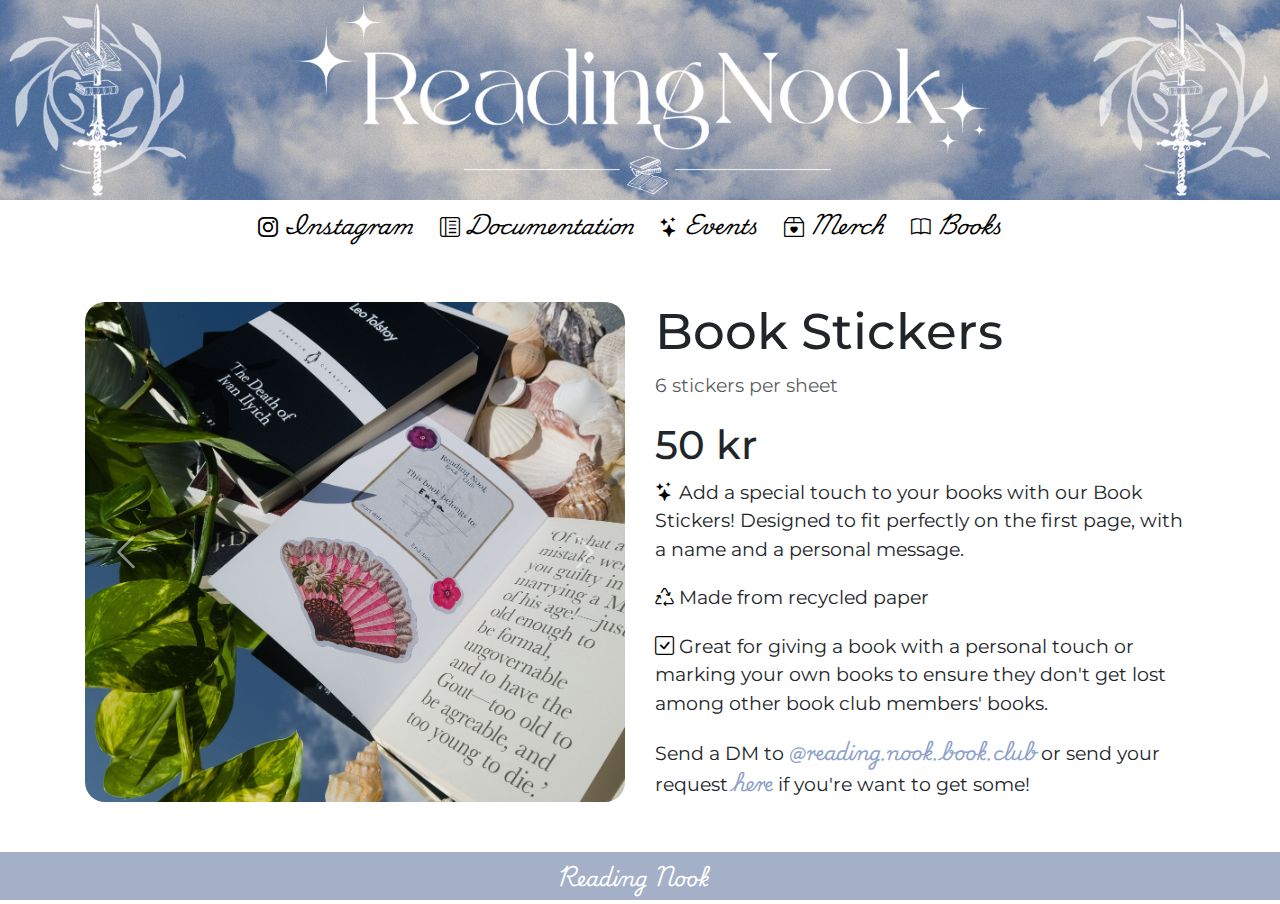
<file: book_stickers.html>
<!DOCTYPE html>
<html lang="en">
<head>
    <meta charset="UTF-8">
    <meta name="viewport" content="width=device-width, initial-scale=1.0">
    <title>Reading Nook</title>
    <meta name="description" content="Discover a vibrant community of readers at Reading Nook. Join our book club for monthly discussions, and other fun activities!">
    <meta name="keywords" content="book club, monthly book club, book discussions, book recommendations, reading community, social club, malmö, lund, reading nook">
    <link rel="icon" href="img/small_logo.png" type="image/png">

    <!-- CSS files -->
    <link rel="stylesheet" href="style.css">
    <link rel="stylesheet" href="product.css">
    <link href="https://cdn.jsdelivr.net/npm/bootstrap@5.1.3/dist/css/bootstrap.min.css" rel="stylesheet">
    <link rel="preconnect" href="https://fonts.googleapis.com">
    <link rel="preconnect" href="https://fonts.gstatic.com" crossorigin>
    <link href="https://fonts.googleapis.com/css2?family=Montserrat:ital,wght@0,100..900;1,100..900&family=Playwrite+MX:wght@100..400&display=swap" rel="stylesheet">
    <link rel="stylesheet" href="https://cdn.jsdelivr.net/npm/bootstrap-icons@1.11.3/font/bootstrap-icons.min.css">
</head>
<body>
    <img src="img/banner.png" alt="Banner">

    <header> 
        <i class="bi bi-instagram"><a  href="https://www.instagram.com/reading.nook.book.club/" target="_blank" rel="noopener noreferrer">Instagram</a></i>
        <i class="bi bi-layout-text-sidebar-reverse"><a href="documentation.html">Documentation</a></i>
        <i class="bi bi-stars"><a href="events.html">Events</a></i>
        <i class="bi bi-box2-heart"><a href="merch.html">Merch</a></i>
        <i class="bi bi-book"><a href="books.html">Books</a></i>
    </header>

    <div class="container">
        <div class="row">
            <div class="col-md-6">
                <div id="productCarousel" class="carousel slide carousel-fade" data-bs-ride="carousel">
                    <div class="carousel-inner">
                        <div class="carousel-item active">
                            <img src="merch_img/booksticker_1.jpg" class="d-block w-100" alt="Product Image 1">
                        </div>
                        <div class="carousel-item">
                            <img src="merch_img/booksticker_4.jpg" class="d-block w-100" alt="Product Image 2">
                        </div>
                        <div class="carousel-item">
                            <img src="merch_img/booksticker_3.jpg" class="d-block w-100" alt="Product Image 3">
                        </div>
                        <div class="carousel-item">
                            <img src="merch_img/booksticker_2.jpg" class="d-block w-100" alt="Product Image 4">
                        </div>
                    </div>
                    <a class="carousel-control-prev" href="#productCarousel" role="button" data-bs-slide="prev">
                        <span class="carousel-control-prev-icon" aria-hidden="true"></span>
                        <span class="visually-hidden">Previous</span>
                    </a>
                    <a class="carousel-control-next" href="#productCarousel" role="button" data-bs-slide="next">
                        <span class="carousel-control-next-icon" aria-hidden="true"></span>
                        <span class="visually-hidden">Next</span>
                    </a>
                </div>
            </div>
    
            <div class="col-md-6">
                <h1>Book Stickers</h1>
                <p class="text-muted">6 stickers per sheet</p>
                <h2>50 kr</h2>
                <p><i class="bi bi-stars"></i> Add a special touch to your books with our Book Stickers! Designed to fit perfectly on the first page, with a name and a personal message.</p>
                <p><i class="bi bi-recycle"></i> Made from recycled paper</p> 
                <p><i class="bi bi-check-square"></i> Great for giving a book with a personal touch or marking your own books to ensure they don't get lost among other book club members' books.</p>
                
                <p>Send a DM to <a class="purchase" href="https://www.instagram.com/reading.nook.book.club/" target="_blank" rel="noopener noreferrer">@reading.nook.book.club</a>
                    or send your request <a class="purchase" href="https://forms.gle/f6VbbUXN387D2GXY7" target="_blank" rel="noopener noreferrer">here</a> if you're want to get some!</p>
            </div>
        </div>
    </div>

    <footer class="text-center"> 
       <a href="https://readingnook.se/">Reading Nook</a>
    </footer>

    <script src="https://cdn.jsdelivr.net/npm/bootstrap@5.3.3/dist/js/bootstrap.bundle.min.js" integrity="sha384-YvpcrYf0tY3lHB60NNkmXc5s9fDVZLESaAA55NDzOxhy9GkcIdslK1eN7N6jIeHz" crossorigin="anonymous"></script>
</body>
</html>
</file>
<file: style.css>
html,
body {
  height: 100%;
  margin: 0;
  display: flex;
  font-size: 20px;
  flex-direction: column;
  overflow-x: hidden;
}

embed {
  width: 100%;
  height: 100%;
  border: none;
}

img {
  width: 100%;
}

a {
  font-family: "Playwrite MX", cursive;
  font-optical-sizing: auto;
}

.content {
  flex: 1;
}

header {
  text-align: center;
  padding: 10px;
}

i {
  color: #000000;
}

header a {
  color: #000000;
  text-decoration: none;
  margin-right: 20px;
  margin-left: 5px;
}

header a:hover {
  color: #384456;
}

footer {
  background-color: #a4b0c8;
  text-align: center;
  padding: 10px;
}

footer a {
  color: #ffffff;
  text-decoration: none;
  margin-right: 20px;
  margin-left: 5px;
}

footer a:hover {
  color: #e7e8e9;
}

p {
  font-family: "Montserrat", sans-serif;
  font-optical-sizing: auto;
  font-style: normal;
}

.information {
  margin-top: 20px;
  font-family: "Montserrat", sans-serif;
}

.join-container {
  display: flex;
  justify-content: center;
  align-items: center;
  margin-top: 30px;
}

#bulletlist {
  display: flex;
  flex-direction: column;
  align-items: center;
  max-width: 230px;
  margin: 0 auto;
}

.bulletlist-item {
  display: flex;
  align-items: flex-start;
  justify-content: flex-start;
  margin-bottom: 5px;
  width: 100%;
  box-sizing: border-box;
}

.bulletlist-item img {
  margin-right: 10px;
  height: 30px;
  width: auto;
}

.text {
  display: flex;
  justify-content: center;
  align-items: center;
}

#JoinButton {
  background-color: #a4b0c8;
  padding: 40px;
  color: #ffffff;
  text-decoration: none;
  border-radius: 20px;
  font-size: 35px;
  z-index: 1;
}

#confettiCanvas {
  position: absolute;
  top: 0;
  left: 0;
  pointer-events: none;
  z-index: 0;
  height: 100%;
  width: 100%;
}

@media screen and (max-width: 600px) {
  .information,
  .text {
    font-size: 15px;
  }

  header {
    display: flex !important;
    flex-direction: column !important;
  }

  #JoinButton {
    padding: 15px;
  }

  .join-container {
    margin-top: 30px;
  }

  .bulletlist-item img {
    height: 20px;
  }

  .bulletlist-item {
    margin-bottom: 1px;
  }

  #bulletlist {
    margin-top: 30px;
  }

  .join-container a {
    font-size: 14px;
  }
}
</file>
<file: product.css>
.container {
  margin-top: 50px;
}

footer {
  margin-top: auto;
  text-align: center;
}

.carousel {
  margin-bottom: 50px;
}

.carousel-item {
  height: 500px;
}

.carousel-item img {
  border-radius: 20px;
  object-fit: cover;
  height: 100%;
  width: 100%;
}

h1,
h2,
p {
  font-family: "Montserrat", sans-serif;
}

.purchase {
  text-decoration: none;
  color: #8ea1c9;
}

.purchase:link,
.purchase:visited,
.purchase:hover,
.purchase:focus,
.purchase:active {
  text-decoration: none;
  color: #8ea1c9;
}

.col-md-6 p {
  font-size: 19px;
}

@media (max-width: 600px) {
  .container {
    margin-top: 10px;
  }
  .carousel-item {
    height: 400px;
  }

  .row {
    display: flex;
    flex-direction: column;
  }

  .col-md-6 {
    width: 100%;
  }

  .col-md-6:first-of-type {
    order: 2;
  }

  .col-md-6:last-of-type {
    order: 1;
  }
}
</file>
